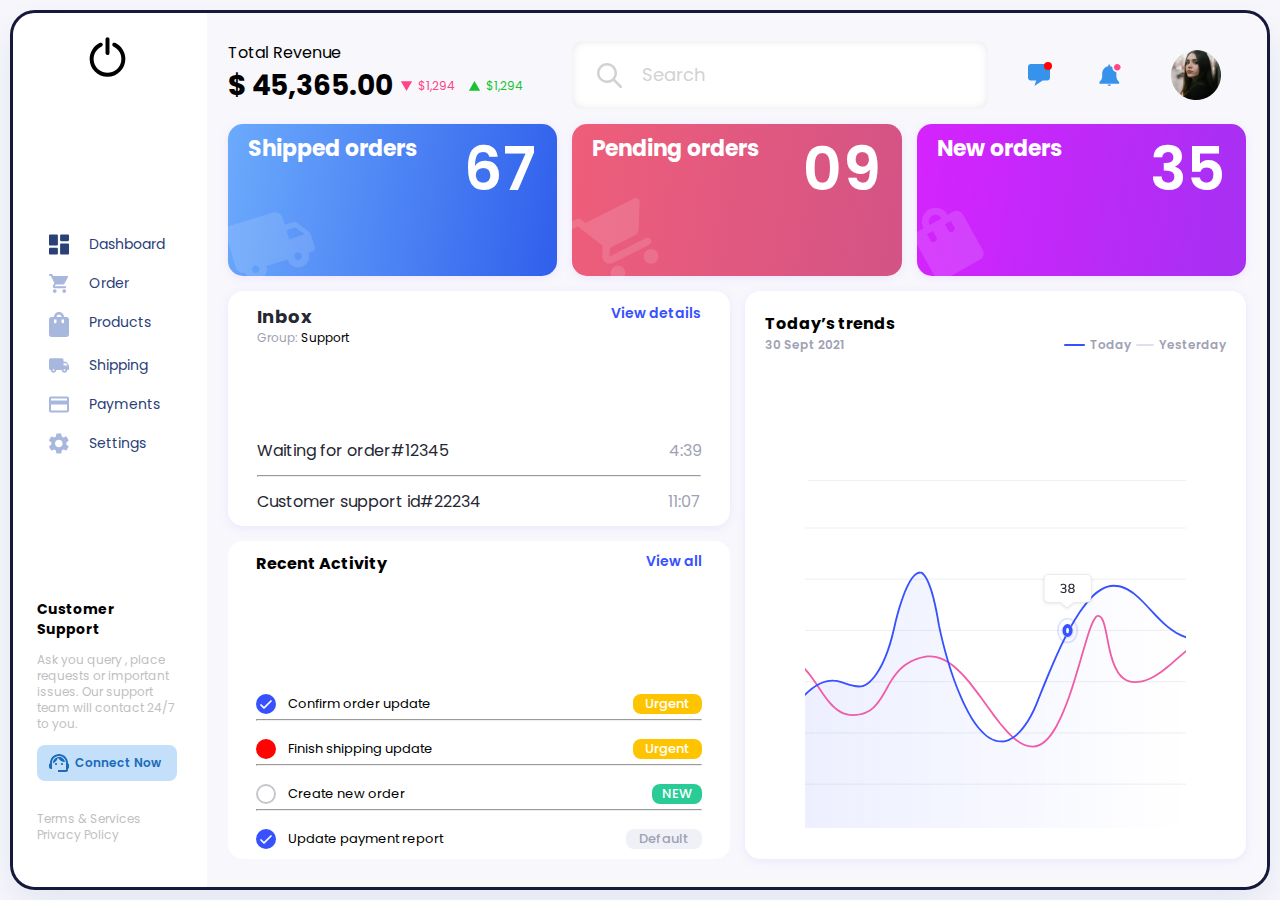
<file: index.html>
<!DOCTYPE html>
<html lang="en">

<head>
    <meta charset="UTF-8">
    <meta http-equiv="X-UA-Compatible" content="IE=edge">
    <meta name="viewport" content="width=device-width, initial-scale=1.0">
    <title>LIGH VERSION</title>

    <link rel="stylesheet" href="/style.css">
</head>

<body>
    <div class="container">
        <aside>
            <a href="/dark.html">
                <img class="img" src="/icon/power.svg" alt="power_icon">
            </a>
            <nav>
                <a href="#">
                    <img src="/icon/Dashboard.svg" alt="Dashboard">
                    <p>Dashboard</p>
                </a>

                <a href="#">
                    <img src="/icon/Order.svg" alt="Order">
                    <p>Order</p>
                </a>

                <a href="#">
                    <img src="/icon/Products.svg" alt="Products">
                    <p>Products</p>
                </a>

                <a href="#">
                    <img src="/icon/Shipping.svg" alt="Shipping">
                    <p>Shipping</p>
                </a>

                <a href="#">
                    <img src="/icon/Payments.svg" alt="Payments">
                    <p>Payments</p>
                </a>

                <a href="#">
                    <img src="/icon/Settings.svg" alt="Settings">
                    <p>Settings</p>
                </a>

            </nav>
            <div class="support">
                <div class="connect">
                    <h3>Customer Support</h3>
                    <p>Ask you query , place <br>
                        requests or important <br>
                        issues. Our support <br>
                        team will contact 24/7 <br>
                        to you.
                    </p>

                    <a href="#">
                        <img src="/icon/connect.svg" alt="connect">
                        <p style="color: #1A6BBA;font-weight: 600;
                        font-size: 12px;
                        line-height: 18px;">Connect Now</p>
                    </a>
                </div>

                <div class="privacy-policy">
                    <p>Terms & Services <br>
                        Privacy Policy</p>
                </div>
            </div>

        </aside>
        <main>
            <div class="a box">
                <p class="paragraf">Total Revenue</p>
                <div class="a-text">
                    <b>$ 45,365.00</b>
                    <span>
                        <div class="a-red">
                            <img src="/icon/down-red.svg" alt="down-red">
                            <p style="color: #FF4588;">$1,294</p>
                        </div>
                        <div class="a-red">
                            <img src="/icon/up-green.svg" alt="up-green">
                            <p style="color: #19C332;">$1,294</p>
                        </div>
                    </span>
                </div>
            </div>

            <div class="b box">
                <input type="text" placeholder="Search">
                <img src="/icon/search.svg" alt="search">
            </div>
            <div class="c box">
                <div class="messege">
                    <img class="messege-icon" src="/icon/message.svg" alt="messege">
                    <img class="circle-red" src="/icon/circle-red.svg" alt="circle-red">
                </div>
                <img class="messege-icon" src="/icon/bell.svg" alt="bell">
                <img class="avatar" src="/img/avatar.png" alt="avatar">
            </div>
            <div class="d box">
                <img src="/img/car.svg" alt="car">
                <b>Shipped orders</b>
                <p>67</p>
            </div>
            <div class="e box">
                <img src="/img/basket.svg" alt="basket">
                <b>Pending orders</b>
                <p>09</p>
            </div>
            <div class="f box">
                <img src="/img/bag.svg" alt="bag">
                <b>New orders</b>
                <p>35</p>
            </div>
            <div class="g box">
                <div class="inbox">
                    <div class="inbox-group">
                        <b>Inbox</b>
                        <span>
                            <span style="color: #9FA2B4;"> Group:</span> Support
                        </span>
                    </div>
                    <p style="color: #3751FF;font-weight: 600;">View details</p>
                </div>

                <div class="time-box">
                    <div class="waiting">
                        <span style="color: #252733;">Waiting for order#12345</span>
                        <span style="color: #9FA2B4;">4:39</span>
                    </div>

                    <hr style="background-color: gray;">

                    <div class="waiting">
                        <span style="color: #252733;">Customer support id#22234</span>
                        <span style="color: #9FA2B4;">11:07</span>
                    </div>
                </div>
            </div>
            <div class="h box">
                <div class="h-top">
                    <b>Recent Activity</b>
                    <p>View all</p>
                </div>

                <div class="h-bottom">
                    <div class="top-box ">
                        <span>
                            <img src="/icon/checkbox-blue.svg" alt="checkbox-blue">
                            <p>Confirm order update</p>
                        </span>
                        <b>Urgent</b>
                    </div>
                    <hr>
                    <div class="top-box">
                        <span>
                            <img src="/icon/circle-red.svg" alt="circle-red">
                            <p>Finish shipping update</p>
                        </span>
                        <b>Urgent</b>
                    </div>
                    <hr>
                    <div class="ba">
                        <span>
                            <img src="/icon/circle-grey.svg" alt="circle-grey">
                            <p>Create new order</p>
                        </span>
                        <b>NEW</b>
                    </div>
                    <hr>
                    <div class="ab">
                        <span>
                            <img src="/icon/checkbox-blue.svg" alt="checkbox-blue">
                            <p>Update payment report</p>
                        </span>
                        <b>Default</b>
                    </div>
                </div>
            </div>

            <div class="i box">

                <div class="i_time-box">
                    <b>Today’s trends</b>
                    <div class="i-time">
                        <p>30 Sept 2021</p>
                        <div>
                            <img src="/icon/horizontal-dvider.svg" alt="horizontal-dvider">
                            <p> Today</p>
                            <img src="/icon/horizontal-grey.svg" alt="horizontal-grey">
                            <p>Yesterday</p>
                        </div>
                    </div>
                </div>

                <img class="graphic_main" src="/dark icon/graphic_main.svg" alt="graphic_main">
            </div>
        </main>
    </div>
</body>

</html>
</file>
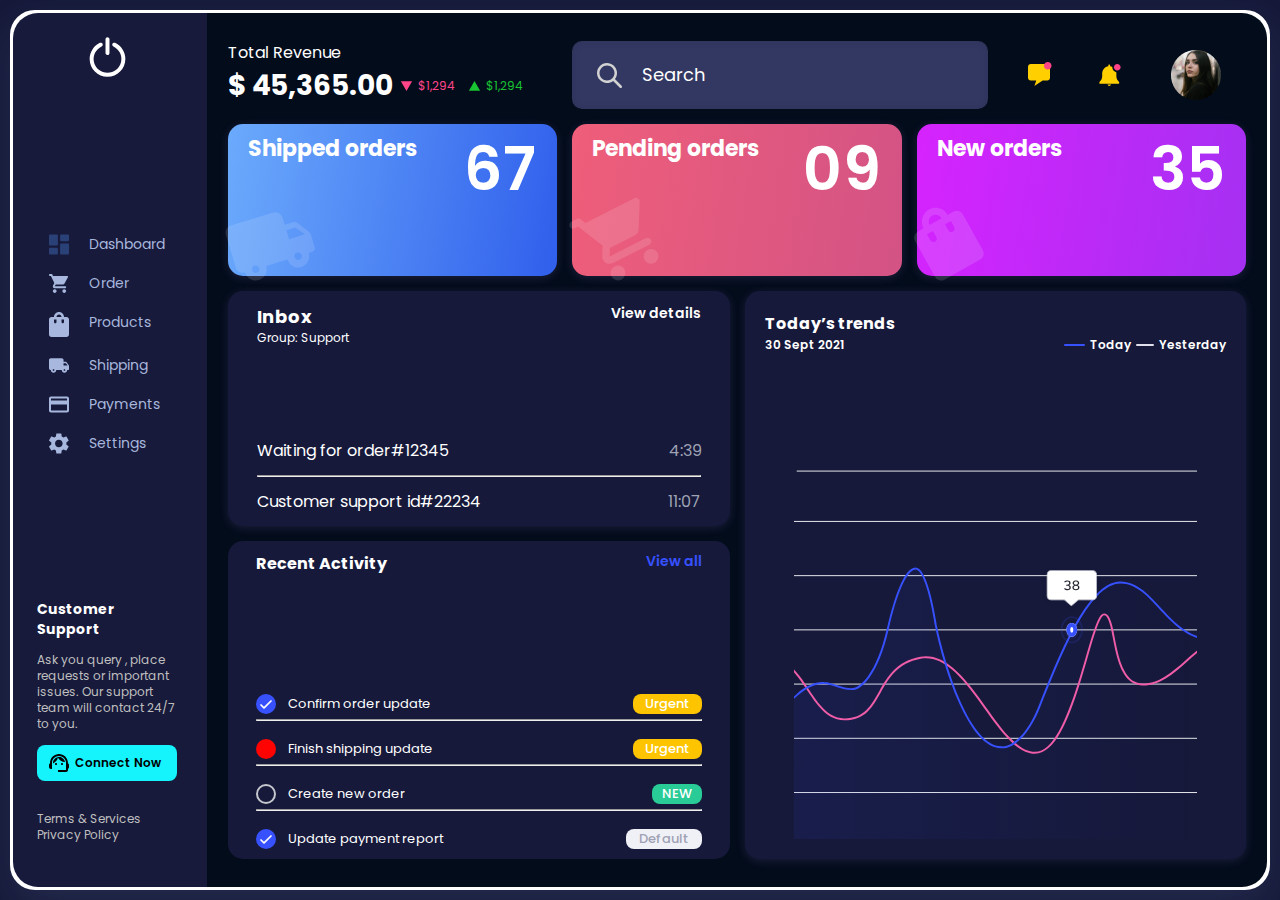
<file: dark.html>
<!DOCTYPE html>
<html lang="en">

<head>
    <meta charset="UTF-8">
    <meta http-equiv="X-UA-Compatible" content="IE=edge">
    <meta name="viewport" content="width=device-width, initial-scale=1.0">
    <title>DARK VERSION</title>

    <link rel="stylesheet" href="/dark.css">
</head>

<body>
    <div class="container">
        <aside>
            <a class="img-img" href="/index.html">
                <img class="img" src="/dark icon/power.svg" alt="power_icon">
            </a>
            <nav>
                <a href="#">
                    <img src="/dark icon/Dashboard.svg" alt="Dashboard">
                    <p>Dashboard</p>
                </a>

                <a href="#">
                    <img src="/dark icon/Order.svg" alt="Order">
                    <p>Order</p>
                </a>

                <a href="#">
                    <img src="/dark icon/Products.svg" alt="Products">
                    <p>Products</p>
                </a>

                <a href="#">
                    <img src="/dark icon/Shipping.svg" alt="Shipping">
                    <p>Shipping</p>
                </a>

                <a href="#">
                    <img src="/dark icon/Payments.svg" alt="Payments">
                    <p>Payments</p>
                </a>

                <a href="#">
                    <img src="/dark icon/Settings.svg" alt="Settings">
                    <p>Settings</p>
                </a>

            </nav>
            <div class="support">
                <div class="connect">
                    <h3>Customer Support</h3>
                    <p>Ask you query , place <br>
                        requests or important <br>
                        issues. Our support <br>
                        team will contact 24/7 <br>
                        to you.
                    </p>

                    <a href="#">
                        <img src="/dark icon/connect.svg" alt="connect">
                        <p style="color: rgba(0, 0, 0, 1);font-weight: 600;
                        font-size: 12px;
                        line-height: 18px;">Connect Now</p>
                    </a>
                </div>

                <div class="privacy-policy">
                    <p>Terms & Services <br>
                        Privacy Policy</p>
                </div>
            </div>

        </aside>
        <main>
            <div class="a box">
                <p class="paragraf">Total Revenue</p>
                <div class="a-text">
                    <b>$ 45,365.00</b>
                    <span>
                        <div class="a-red">
                            <img src="/icon/down-red.svg" alt="down-red">
                            <p style="color: #FF4588;">$1,294</p>
                        </div>
                        <div class="a-red">
                            <img src="/icon/up-green.svg" alt="up-green">
                            <p style="color: #19C332;">$1,294</p>
                        </div>
                    </span>
                </div>
            </div>

            <div class="b box">
                <input type="text" placeholder="Search">
                <img src="/icon/search.svg" alt="search">
            </div>

            <div class="c box">
                <div class="messege">
                    <img class="messege-icon" src="/dark icon/messege.svg" alt="messege">
                    <img class="circle-red" src="/dark icon/Vector (9).svg" alt="circle-red">
                </div>
                <img class="messege-icon" src="/dark icon/bell.svg" alt="bell">
                <img class="avatar" src="/img/avatar.png" alt="avatar">
            </div>

            <div class="d box">
                <img src="/img/car.svg" alt="car">
                <b>Shipped orders</b>
                <p>67</p>
            </div>

            <div class="e box">
                <img src="/img/basket.svg" alt="basket">
                <b>Pending orders</b>
                <p>09</p>
            </div>

            <div class="f box">
                <img src="/img/bag.svg" alt="bag">
                <b>New orders</b>
                <p>35</p>
            </div>

            <div class="g box">
                <div class="inbox">
                    <div class="inbox-group">
                        <b>Inbox</b>
                        <span style="color: #fff;">
                            <span> Group:</span> Support
                        </span>
                    </div>
                    <p style="color: #fff;font-weight: 600;">View details</p>
                </div>

                <div class="time-box">
                    <div class="waiting">
                        <span style="color: white;">Waiting for order#12345</span>
                        <span style="color: #9FA2B4;">4:39</span>
                    </div>

                    <hr style="background-color: gray;">

                    <div class="waiting">
                        <span style="color: white;">Customer support id#22234</span>
                        <span style="color: #9FA2B4;">11:07</span>
                    </div>
                </div>
            </div>

            <div class="h box">
                <div class="h-top">
                    <b>Recent Activity</b>
                    <p>View all</p>
                </div>

                <div class="h-bottom">
                    <div class="top-box ">
                        <span>
                            <img src="/icon/checkbox-blue.svg" alt="checkbox-blue">
                            <p>Confirm order update</p>
                        </span>
                        <b>Urgent</b>
                    </div>
                    <hr>
                    <div class="top-box">
                        <span>
                            <img src="/icon/circle-red.svg" alt="circle-red">
                            <p>Finish shipping update</p>
                        </span>
                        <b>Urgent</b>
                    </div>
                    <hr>
                    <div class="ba">
                        <span>
                            <img src="/icon/circle-grey.svg" alt="circle-grey">
                            <p>Create new order</p>
                        </span>
                        <b>NEW</b>
                    </div>
                    <hr>
                    <div class="ab">
                        <span>
                            <img src="/icon/checkbox-blue.svg" alt="checkbox-blue">
                            <p>Update payment report</p>
                        </span>
                        <b>Default</b>
                    </div>
                </div>
            </div>

            <div class="i box">

                <div class="i_time-box">
                    <b>Today’s trends</b>
                    <div class="i-time">
                        <p>30 Sept 2021</p>
                        <div>
                            <img src="/icon/horizontal-dvider.svg" alt="horizontal-dvider">
                            <p> Today</p>
                            <img src="/icon/horizontal-grey.svg" alt="horizontal-grey">
                            <p>Yesterday</p>
                        </div>
                    </div>
                </div>

                <img class="graphic_main" src="/dark icon/graphic_main.svg" alt="graphic_main">
            </div>
        </main>
    </div>
</body>

</html>
</file>
<file: style.css>
@import url('https://fonts.googleapis.com/css2?family=Poppins&display=swap');

* {
    margin: 0;
    padding: 0;
    box-sizing: border-box;
    font-family: 'Poppins', sans-serif;
}

body {
    background-color: #F8F7FC;
    height: 100vh;
    padding: 10px;
}

.container {
    width: 100%;
    height: 100%;
    background-color: white;
    border: 3px solid rgba(22, 25, 58, 1);
    box-shadow: 0px 16px 40px rgba(109, 141, 173, 0.15);
    border-radius: 25px;

    display: flex;
}

aside {
    width: 194px;
    height: 100%;
    background-color: rgba(255, 255, 255, 1);

    border-radius: 25px 0 0 25px;


    display: flex;
    flex-direction: column;
    justify-content: space-between;
    align-items: center;

    padding: 24px 30px  44px 24px;
}


main {
    width: 100%;
    height: 100%;
    padding: 28px 21px;
    background-color: rgba(248, 247, 252, 1)    ;
    border-radius: 0px 25px 25px 0px;
    display: grid;
    gap: 15px;
    grid-template-columns: repeat(12, 1fr);
    grid-template-rows: repeat(10, 1fr);
}

.a {
    grid-column: 1 / 5;
    grid-row: 1 / 2;

    
}

.a .a-text {
    display: flex;
    gap: 7px;
}

.a .paragraf {
    font-size: 16px;
    line-height: 24px;
}
.a-text b {
    font-size: 28px;
    line-height: 42px;
}
.a .a-text span{
    display: flex;
    gap: 13px;
}

.a-text .a-red {
    display: flex;
    justify-content: center;
    align-items: center;
    gap: 5px;
    font-size: 12px;
    line-height: 18px;
}

.b {
    grid-column: 5 / 10;
    grid-row: 1 / 2;

    position: relative;

}

.b input {
    
    width: 100%;
    height: 100%;

    border: none;

    box-shadow: inset 0px 0px 8px rgba(0, 0, 0, 0.1);
    border-radius: 10px;
}

.b input::placeholder {
    font-size: 18px;
    line-height: 60px;
    color: #D2D2D2; 
}

.b input[type=text] {
    padding-left: 70px;
    font-size: 15px;
    color:darkgrey;
}

.b img {
    position: absolute;
    top: 22px;
    left: 25px;

    width: 25px;
    height: 25px;
}

.c {
    grid-column: 10 / 13;
    grid-row: 1 / 2;

    display: flex;
    justify-content: space-between;
    align-items: center;
    padding: 0 25px 0 25px;
}

.messege {
    display: flex;

    position: relative;
}

.circle-red {
    width: 7.51px;
    height: 7.51px;
    position: absolute;

    top: -2px;
    right: -2px;
}

.messege-icon {
    width: 22px;
    height: 22px;
}

.avatar {
    width: 50px;
    height: 50px;
}

.d {
    grid-column: 1 / 5;
    grid-row: 2 / 4;
    background: linear-gradient(98.86deg, #6BAAFC 0%, #305FEC 100%);
    box-shadow: 0px 2px 10px rgba(175, 137, 255, 0.15);
    position: relative;
}

.d img {
    position: absolute;
    bottom: -5px;
    left: -3px;
    width: 90px;
}

.d b {
    position: absolute;
    font-weight: bold;
    font-size: 22px;
    line-height: 30px;
    left: 20px;
    color: white;
    top: 10px;
}

.d p {
    position: absolute;
    letter-spacing: 1px;
    font-style: normal;
    font-weight: 600;
    font-size: 60px;
    right: 20px;
    color: white;
}

.e {
    grid-column: 5 / 9;
    grid-row: 2 / 4;
    background: linear-gradient(98.86deg, #EF5E7A 0%, #D35385 100%);
    box-shadow: 0px 2px 10px rgba(175, 137, 255, 0.15);
    position: relative;
}
.e img {
    position: absolute;
    bottom: -5px;
    left: -3px;
    width: 90px;
}

.e b {
    position: absolute;
    font-weight: bold;
    font-size: 22px;
    line-height: 30px;
    left: 20px;
    color: white;
    top: 10px;
}

.e p {
    position: absolute;
    letter-spacing: 1px;
    font-style: normal;
    font-weight: 600;
    font-size: 60px;
    right: 20px;
    color: white;
}

.f {
    grid-column: 9 / 13;
    grid-row: 2 / 4;
    background: linear-gradient(98.86deg, #D623FE 0%, #A530F2 100%);
    box-shadow: 0px 2px 10px rgba(175, 137, 255, 0.15);
    position: relative;
}

.f img {
    position: absolute;
    bottom: -5px;
    left: -3px;
    width: 70px;
}

.f b {
    position: absolute;
    font-weight: bold;
    font-size: 22px;
    line-height: 30px;
    left: 20px;
    color: white;
    top: 10px;
}

.f p {
    position: absolute;
    letter-spacing: 1px;
    font-style: normal;
    font-weight: 600;
    font-size: 60px;
    right: 20px;
    color: white;
}

.g {
    grid-column: 1 / 7;
    grid-row: 4 / 7;
    background-color: white;
    display: flex;
    flex-direction: column;justify-content: space-between;
    box-shadow: 0px 2px 10px rgba(175, 137, 255, 0.15);

    padding: 12px 29px;
}

.g .inbox {
    display: flex;
    justify-content: space-between;
    font-size: 14px;
    line-height: 20px;
}

.inbox .inbox-group {
    display: flex;
    flex-direction: column;
}

.inbox-group b {
    font-size: 18px;
    line-height: 27px;
    letter-spacing: 0.4px;
    color: #252733;
}

.inbox-group span {
    font-size: 12px;
    line-height: 16px;
}

.time-box {
    display: flex;
    flex-direction: column;
    gap: 12px;
}

.waiting {
    display: flex;
    justify-content: space-between;
}

.h-bottom hr {
    margin-top: 5px;
}

.h {
    grid-column: 1 / 7;
    grid-row: 7 / -1;
    background-color: white;
    padding: 10px 28px;
    display: flex;
    flex-direction: column;
    justify-content: space-between;

}

.h-top {
    display: flex;
    justify-content: space-between;
    
}

.h-bottom {
    font-size: 13px;
}

.h-bottom div {
    display: flex;
    padding-top: 18px;
    justify-content: space-between;
}

.h-bottom div span {
    display: flex;
    
}

.h-bottom div p {
    padding-left: 12px;
}

.ba b {
    color: white;
    padding: 0 10px;
    background: #29CC97;
    border-radius: 8px;
    font-weight: 500;
}
.ab b {
    color: #9FA2B4;
    padding: 0 13px;
    background: #F0F1F7;
    border-radius: 8px;
    font-weight: 500;
}

.h-top p {
    color: #3751FF;
    font-weight: 600;
    font-size: 14px;
    line-height: 20px;
}


.top-box b {
    padding: 0 12px;
    background: #FEC400;
    border-radius: 8px;
    color: white;
    font-weight: 500;     
}
.i {
    grid-column: 7 / 13;
    grid-row: 4 / -1;
    background-color: white;
    box-shadow: 0px 2px 10px rgba(175, 137, 255, 0.15);

    padding: 20px ;

    display: flex;
    flex-direction: column;
    justify-content: space-between;

}


.i-time {
    display: flex;
    justify-content: space-between;
    align-items: center;
}

.i_time-box {
    height: 25%;
}
.i_time-box div {
    display: flex;
    gap: 5px;
    color: #9FA2B4;

    font-weight: 600;
    font-size: 12px;
    line-height: 18px;
}

.graphic_main {
    display: flex;
    align-items: center;
    height: 75%;
    width: 100%;
    padding: 0 40px;
}

main .box {
    border-radius: 15px;
}

a {
    text-decoration: none;
    color: black;
}
aside .img {
    width: 37px;
    height: 40px;
    align-items: center;
    justify-content: center;
}

aside .img-img .img :hover{    
    width: 42px;
    height: 45px; 
    transform: scale(1.1);
    transition: 0.5s;
}
nav {
    padding-top: 20px;
}

nav a {
    display: flex;
    font-size: 14px;
    line-height: 21px;
    color: #2A4178;
    gap: 20px;
    padding: 9px 13px;
}

nav img {
    width: 20px;
}

.support {
    padding-top: 15px;
    display: flex;
    flex-direction: column;
    gap: 30px;
}

.support p{
    font-size: 12px;
    line-height: 16px;
    color: rgba(191, 191, 191, 1);
}

.support .connect {
    display: flex;
    flex-direction: column;
    gap: 13px;
}

.connect h3 {
    font-size: 14px;
    line-height: 20px;
    color: black;
}

.connect a {
    display: flex;
    gap: 6px;
    padding: 9px 12px;
    background-color: #C3DFFA;
    
    border-radius: 8px;
}

aside nav  :hover {
    background: #F8FAFF;
    border-radius: 8px;
    color: red;
}
</file>
<file: dark.css>
@import url('https://fonts.googleapis.com/css2?family=Poppins&display=swap');

* {
    margin: 0;
    padding: 0;
    box-sizing: border-box;
    font-family: 'Poppins', sans-serif;
}

body {
    background-color: rgba(22, 25, 58, 1);
    height: 100vh;
    padding: 10px;
}

.container {
    width: 100%;
    height: 100%;
    background-color: white;
    border: 3px solid #FFFFFF;
    box-shadow: 0px 16px 40px rgba(109, 141, 173, 0.15);
    border-radius: 25px;

    display: flex;
}

aside {
    width: 194px;
    height: 100%;
    background-color: rgba(23, 26, 59, 1);

    border-radius: 25px 0 0 25px;


    display: flex;
    flex-direction: column;
    justify-content: space-between;
    align-items: center;

    padding: 24px 30px  44px 24px;
}

main {
    width: 100%;
    height: 100%;
    padding: 28px 21px;
    background-color: rgba(3, 12, 27, 1);
    border-radius: 0px 25px 25px 0px;
    display: grid;
    gap: 15px;
    grid-template-columns: repeat(12, 1fr);
    grid-template-rows: repeat(10, 1fr);
}

.a {
    grid-column: 1 / 5;
    grid-row: 1 / 2;
    color: white;
    
}

.a .a-text {
    display: flex;
    gap: 7px;
}

.a .paragraf {
    font-size: 16px;
    line-height: 24px;
   
}
.a-text b {
    font-size: 28px;
    line-height: 42px;
}
.a .a-text span{
    display: flex;
    gap: 13px;
}

.a-text .a-red {
    display: flex;
    justify-content: center;
    align-items: center;
    gap: 5px;
    font-size: 12px;
    line-height: 18px;
}

.b {
    grid-column: 5 / 10;
    grid-row: 1 / 2;

    position: relative;

}

.b input {
    
    width: 100%;
    height: 100%;
    background: #323862;
    border: none;

    box-shadow: inset 0px 0px 8px rgba(0, 0, 0, 0.1);
    border-radius: 10px;
}

.b input::placeholder {
    font-size: 18px;
    line-height: 60px;
    color: white; 
}

.b input[type=text] {
    padding-left: 70px;
    font-size: 15px;
    color:darkgrey;
}

.b img {
    position: absolute;
    top: 22px;
    left: 25px;

    width: 25px;
    height: 25px;
}

.c {
    grid-column: 10 / 13;
    grid-row: 1 / 2;

    display: flex;
    justify-content: space-between;
    align-items: center;
    padding: 0 25px 0 25px;
}

.messege {
    display: flex;

    position: relative;
}

.circle-red {
    width: 7.51px;
    height: 7.51px;
    position: absolute;

    top: -2px;
    right: -2px;
}

.messege-icon {
    width: 22px;
    height: 22px;
}

.avatar {
    width: 50px;
    height: 50px;
}

.d {
    grid-column: 1 / 5;
    grid-row: 2 / 4;
    background: linear-gradient(98.86deg, #6BAAFC 0%, #305FEC 100%);
    box-shadow: 0px 2px 10px rgba(175, 137, 255, 0.15);
    position: relative;
}

.d img {
    position: absolute;
    bottom: -5px;
    left: -3px;
    width: 90px;
}

.d b {
    position: absolute;
    font-weight: bold;
    font-size: 22px;
    line-height: 30px;
    left: 20px;
    color: white;
    top: 10px;
}

.d p {
    position: absolute;
    letter-spacing: 1px;
    font-style: normal;
    font-weight: 600;
    font-size: 60px;
    right: 20px;
    color: white;
}

.e {
    grid-column: 5 / 9;
    grid-row: 2 / 4;
    background: linear-gradient(98.86deg, #EF5E7A 0%, #D35385 100%);
    box-shadow: 0px 2px 10px rgba(175, 137, 255, 0.15);
    position: relative;
}
.e img {
    position: absolute;
    bottom: -5px;
    left: -3px;
    width: 90px;
}

.e b {
    position: absolute;
    font-weight: bold;
    font-size: 22px;
    line-height: 30px;
    left: 20px;
    color: white;
    top: 10px;
}

.e p {
    position: absolute;
    letter-spacing: 1px;
    font-style: normal;
    font-weight: 600;
    font-size: 60px;
    right: 20px;
    color: white;
}

.f {
    grid-column: 9 / 13;
    grid-row: 2 / 4;
    background: linear-gradient(98.86deg, #D623FE 0%, #A530F2 100%);
    box-shadow: 0px 2px 10px rgba(175, 137, 255, 0.15);
    position: relative;
}

.f img {
    position: absolute;
    bottom: -5px;
    left: -3px;
    width: 70px;
}

.f b {
    position: absolute;
    font-weight: bold;
    font-size: 22px;
    line-height: 30px;
    left: 20px;
    color: white;
    top: 10px;
}

.f p {
    position: absolute;
    letter-spacing: 1px;
    font-style: normal;
    font-weight: 600;
    font-size: 60px;
    right: 20px;
    color: white;
}

.g {
    grid-column: 1 / 7;
    grid-row: 4 / 7;
    background-color: rgba(22, 25, 58, 1);
    display: flex;
    flex-direction: column;justify-content: space-between;
    box-shadow: 0px 2px 10px rgba(175, 137, 255, 0.15);

    padding: 12px 29px;
    
}

.g .inbox {
    display: flex;
    justify-content: space-between;
    font-size: 14px;
    line-height: 20px;
}

.inbox .inbox-group {
    display: flex;
    flex-direction: column;
}

.inbox-group b {
    font-size: 18px;
    line-height: 27px;
    letter-spacing: 0.4px;
    color: white;
}

.inbox-group span {
    font-size: 12px;
    line-height: 16px;
}

.time-box {
    display: flex;
    flex-direction: column;
    gap: 12px;
}

.waiting {
    display: flex;
    justify-content: space-between;
}

.h {
    grid-column: 1 / 7;
    grid-row: 7 / -1;
    background-color: rgba(22, 25, 58, 1);
    padding: 10px 28px;
    display: flex;
    flex-direction: column;
    justify-content: space-between;
    color: white;

}

.h-top {
    display: flex;
    justify-content: space-between;
    
}

.h-bottom {
    font-size: 13px;
}

.h-bottom div {
    display: flex;
    padding-top: 18px;
    justify-content: space-between;
}

.h-bottom hr {
    margin-top: 5px;
}
.h-bottom div span {
    display: flex;
    
}

.h-bottom div p {
    padding-left: 12px;
}

.ba b {
    color: white;
    padding: 0 10px;
    background: #29CC97;
    border-radius: 8px;
    font-weight: 500;
}
.ab b {
    color: #9FA2B4;
    padding: 0 13px;
    background: #F0F1F7;
    border-radius: 8px;
    font-weight: 500;
}

.h-top p {
    color: #3751FF;
    font-weight: 600;
    font-size: 14px;
    line-height: 20px;
}


.top-box b {
    padding: 0 12px;
    background: #FEC400;
    border-radius: 8px;
    color: white;
    font-weight: 500;     
}


.i {
    grid-column: 7 / 13;
    grid-row: 4 / -1;
    background-color: rgba(22, 25, 58, 1);
    box-shadow: 0px 2px 10px rgba(175, 137, 255, 0.15);

    padding: 20px ;

    display: flex;
    flex-direction: column;
    justify-content: space-between;

}


.i-time {
    display: flex;
    justify-content: space-between;
    align-items: center;
}

.i_time-box {
    height: 25%;
    color: white;
}
.i_time-box div {
    display: flex;
    gap: 5px;
    color: white;

    font-weight: 600;
    font-size: 12px;
    line-height: 18px;
}

.graphic_main {
    display: flex;
    align-items: center;
    height: 75%;
    width: 100%;
}

main .box {
    border-radius: 15px;
}

a {
    text-decoration: none;
    color: black;
}
aside .img {
    width: 37px;
    height: 40px;
    display: inline-block;
    align-items: center;
    justify-content: center;
}

aside .img-img .img :hover{    
    width: 42px;
    height: 45px; 
    transform: scale(1.3);
    transition: 0.5s;
}

nav {
    padding-top: 20px;
}

nav a {
    display: flex;
    font-size: 14px;
    line-height: 21px;
    color: #A7B7DD;
    gap: 20px;
    padding: 9px 13px;
}

nav img {
    width: 20px;
}

.support {
    padding-top: 15px;
    display: flex;
    flex-direction: column;
    gap: 30px;
}

.support p{
    font-size: 12px;
    line-height: 16px;
    color: rgba(191, 191, 191, 1);
}

.support .connect {
    display: flex;
    flex-direction: column;
    gap: 13px;
}

.connect h3 {
    font-size: 14px;
    line-height: 20px;
    color: white;
}

.connect a {
    display: flex;
    gap: 6px;
    padding: 9px 12px;
    background-color: rgba(21, 243, 252, 1);
    
    border-radius: 8px;
}

aside nav  :hover {
    background: rgba(255, 207, 0, 1);
    border-radius: 8px;
    color: #2A4178;;
}
</file>
